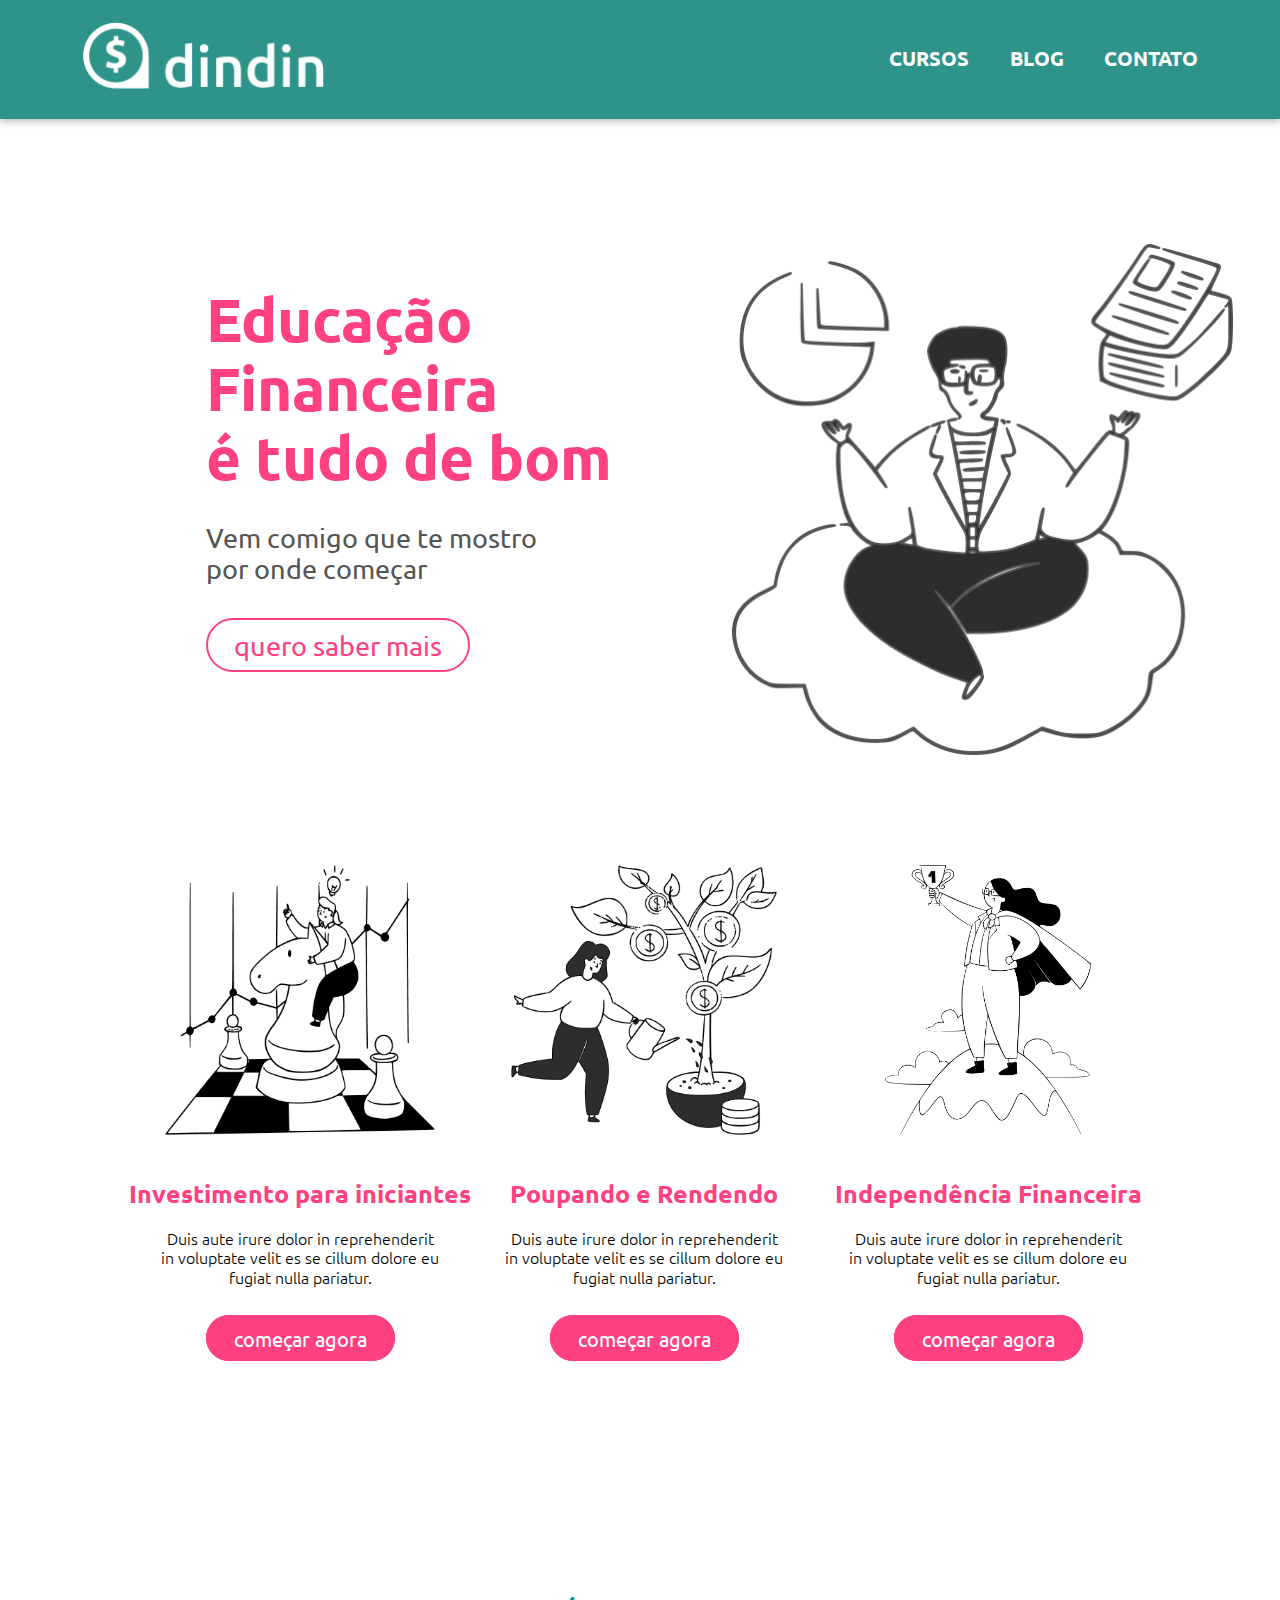
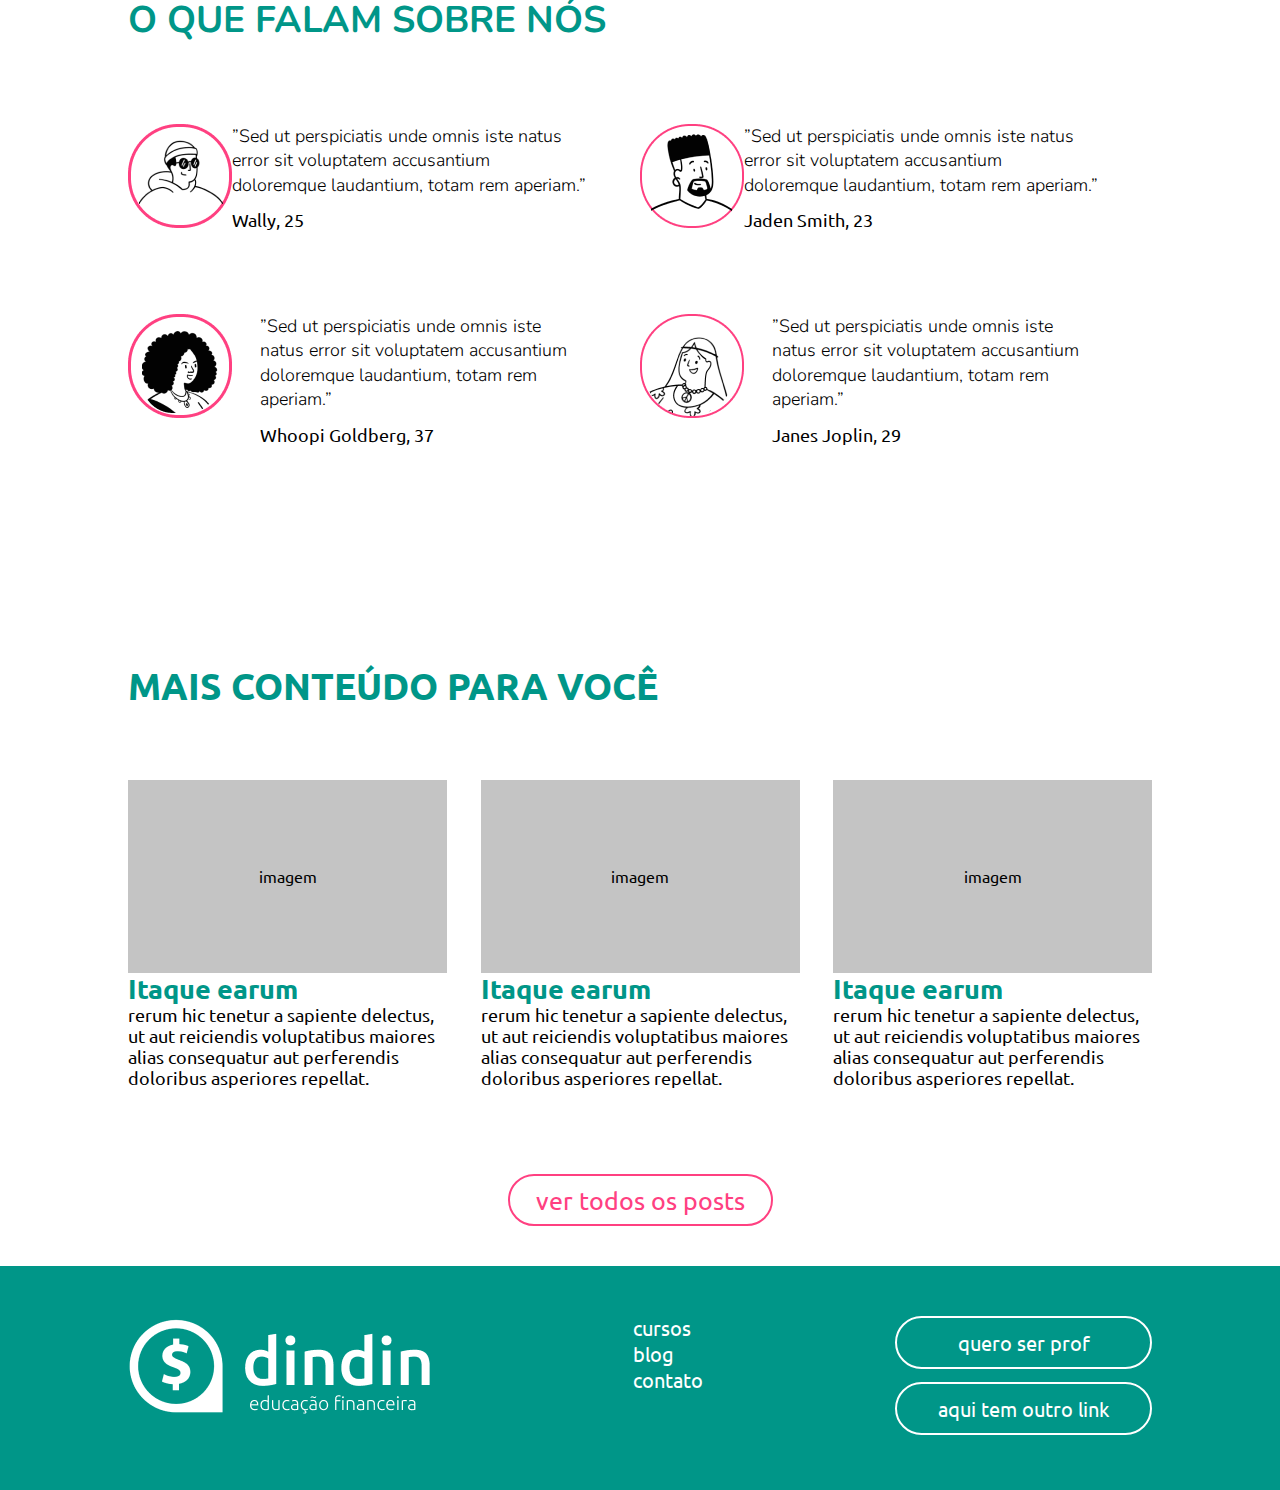
<file: index.html>
<!DOCTYPE html>
<html lang="pt-br">

<head>
    <meta charset="UTF-8">
    <meta http-equiv="X-UA-Compatible" content="IE=edge">
    <meta name="viewport" content="width=device-width, initial-scale=1.0">
    <title>Home</title>

    <link rel="stylesheet" href="styles/reset.css">
    <link rel="stylesheet" href="styles/normalize.css">


    <link rel="stylesheet" href="styles/global.css">
    <link rel="stylesheet" href="styles/index.css">
</head>

<body>
    <header>
        <div id="header-inside">
            <img src="images/logo-header.png" id="logo" alt="Logo Dindin">
        </div>
        <nav>
            <ul id="navigation">
                <li><a href="cursos.html" class="navigation-link">Cursos</a></li>
                <li><a href="#" class="navigation-link">Blog</a></li>
                <li><a href="#" class="navigation-link">Contato</a></li>
            </ul>
        </nav>
        
    </header>

    <main>
        <section id="banner-section">
            <div id="banner-link">
                <h1>Educação <br>Financeira <br>é tudo de bom</h1>
                <p>Vem comigo que te mostro <br>por onde começar</p>
                <p><a href="#">quero saber mais</a></p>
            </div>

            <div id="banner-image">
                <img src="images/ilustra-banner.png" alt="Personagem Dindin">
            </div>
        </section>

        <section id="start-now">
            <div class="start">
                <img src="images/ilustra-poupando.png" class="start-image" alt="Investimento para iniciantes">
                <h3>Investimento para iniciantes</h3>
                <p class="start-text">Duis aute irure dolor in reprehenderit in voluptate velit es se cillum dolore eu fugiat nulla pariatur.</p>
                <p><a href="#" class="start-button">começar agora</a></p>
            </div>
            
            <div class="start">
                <img src="images/ilustra-investimento.png" class="start-image" alt="Poupando e Rendendo">
                <h3>Poupando e Rendendo</h3>
                <p class="start-text">Duis aute irure dolor in reprehenderit in voluptate velit es se cillum dolore eu fugiat nulla pariatur.</p>
                <p><a href="#" class="start-button">começar agora</a></p>
            </div>

            <div class="start">
                <img src="images/ilustra-independencia.png" class="start-image" alt="Independência Financeira">
                <h3>Independência Financeira</h3>
                <p class="start-text">Duis aute irure dolor in reprehenderit in voluptate velit es se cillum dolore eu fugiat nulla pariatur.</p>
                <p><a href="#" class="start-button">começar agora</a></p>
            </div>
        </section>

        <section id="speak-about-us">
            <h2>O QUE FALAM SOBRE NÓS</h2>
            <div class="humans">
                <div class="humans-icon-upper">
                    <img src="images/icon-wally.png" alt="wally">
                                
                    <div class="human-text-name">
                        <p class="human-testemonial">”Sed ut perspiciatis unde omnis iste natus error sit voluptatem
                            accusantium doloremque laudantium, totam rem aperiam.”</p>
                        <aside class="human-name">Wally, 25</aside>
                    </div>

                    <img src="images/icon-jaden.png" alt="Jaden">
                                
                    <div class="human-text-name">
                        <p class="human-testemonial">”Sed ut perspiciatis unde omnis iste natus error sit voluptatem
                            accusantium doloremque laudantium, totam rem aperiam.”</p>
                        <aside class="human-name">Jaden Smith, 23</aside>
                    </div>
                </div>

                <div class="humans-icon">
                    <img src="images/icon-whoopi.png" alt="Whoopi">
                                
                    <div class="human-text-name">
                        <p class="human-testemonial">”Sed ut perspiciatis unde omnis iste natus error sit voluptatem
                            accusantium doloremque laudantium, totam rem aperiam.”</p>
                        <aside class="human-name">Whoopi Goldberg, 37</aside>
                    </div>

                    <img src="images/icon-jane.png" alt="janes">
                                
                    <div class="human-text-name">
                        <p class="human-testemonial">”Sed ut perspiciatis unde omnis iste natus error sit voluptatem
                            accusantium doloremque laudantium, totam rem aperiam.”</p>
                        <aside class="human-name">Janes Joplin, 29</aside>
                    </div>
                </div>
            </div>
        </section>

        <section id="more">
            <h2>Mais conteúdo para você</h2>
            <div id="more-conteudo">
                <div class="more-conteudo-dividido">
                    <p class="more-image">imagem</p>
                    <h3>Itaque earum</h3>
                    <p class="more-paragrafo">rerum hic tenetur a sapiente delectus, ut aut reiciendis voluptatibus maiores alias consequatur aut perferendis doloribus asperiores repellat.</p>
                </div>
                <div class="more-conteudo-dividido">
                    <p class="more-image">imagem</p>
                    <h3>Itaque earum</h3>
                    <p class="more-paragrafo">rerum hic tenetur a sapiente delectus, ut aut reiciendis voluptatibus maiores alias consequatur aut perferendis doloribus asperiores repellat.</p>
                </div>
                <div class="more-conteudo-dividido">
                    <p class="more-image">imagem</p>
                    <h3>Itaque earum</h3>
                    <p class="more-paragrafo">rerum hic tenetur a sapiente delectus, ut aut reiciendis voluptatibus maiores alias consequatur aut perferendis doloribus asperiores repellat.</p>
                </div>
            </div>
            <div id="link-final-more">
                <p><a href="#" id="link-final">ver todos os posts</a></p>
            </div>
        </section>
    </main>

    <footer>
        <div id="insider-footer">
            <div id="logo-footer">
                <img src="images/logo-footer.png" alt="Logo Dindin">
            </div>
            <div id="nav-footer">
                <ul>
                    <li><a href="#" class="nav-footer-link">cursos</a></li>
                    <li><a href="#" class="nav-footer-link">blog</a></li>
                    <li><a href="#" class="nav-footer-link">contato</a></li>
                </ul>
            </div>
            <div id="link-footer">
                <a href="#">quero ser prof</a>
                <a href="#">aqui tem outro link</a>
            </div>
        </div>
    </footer>


</body>

</html>
</file>
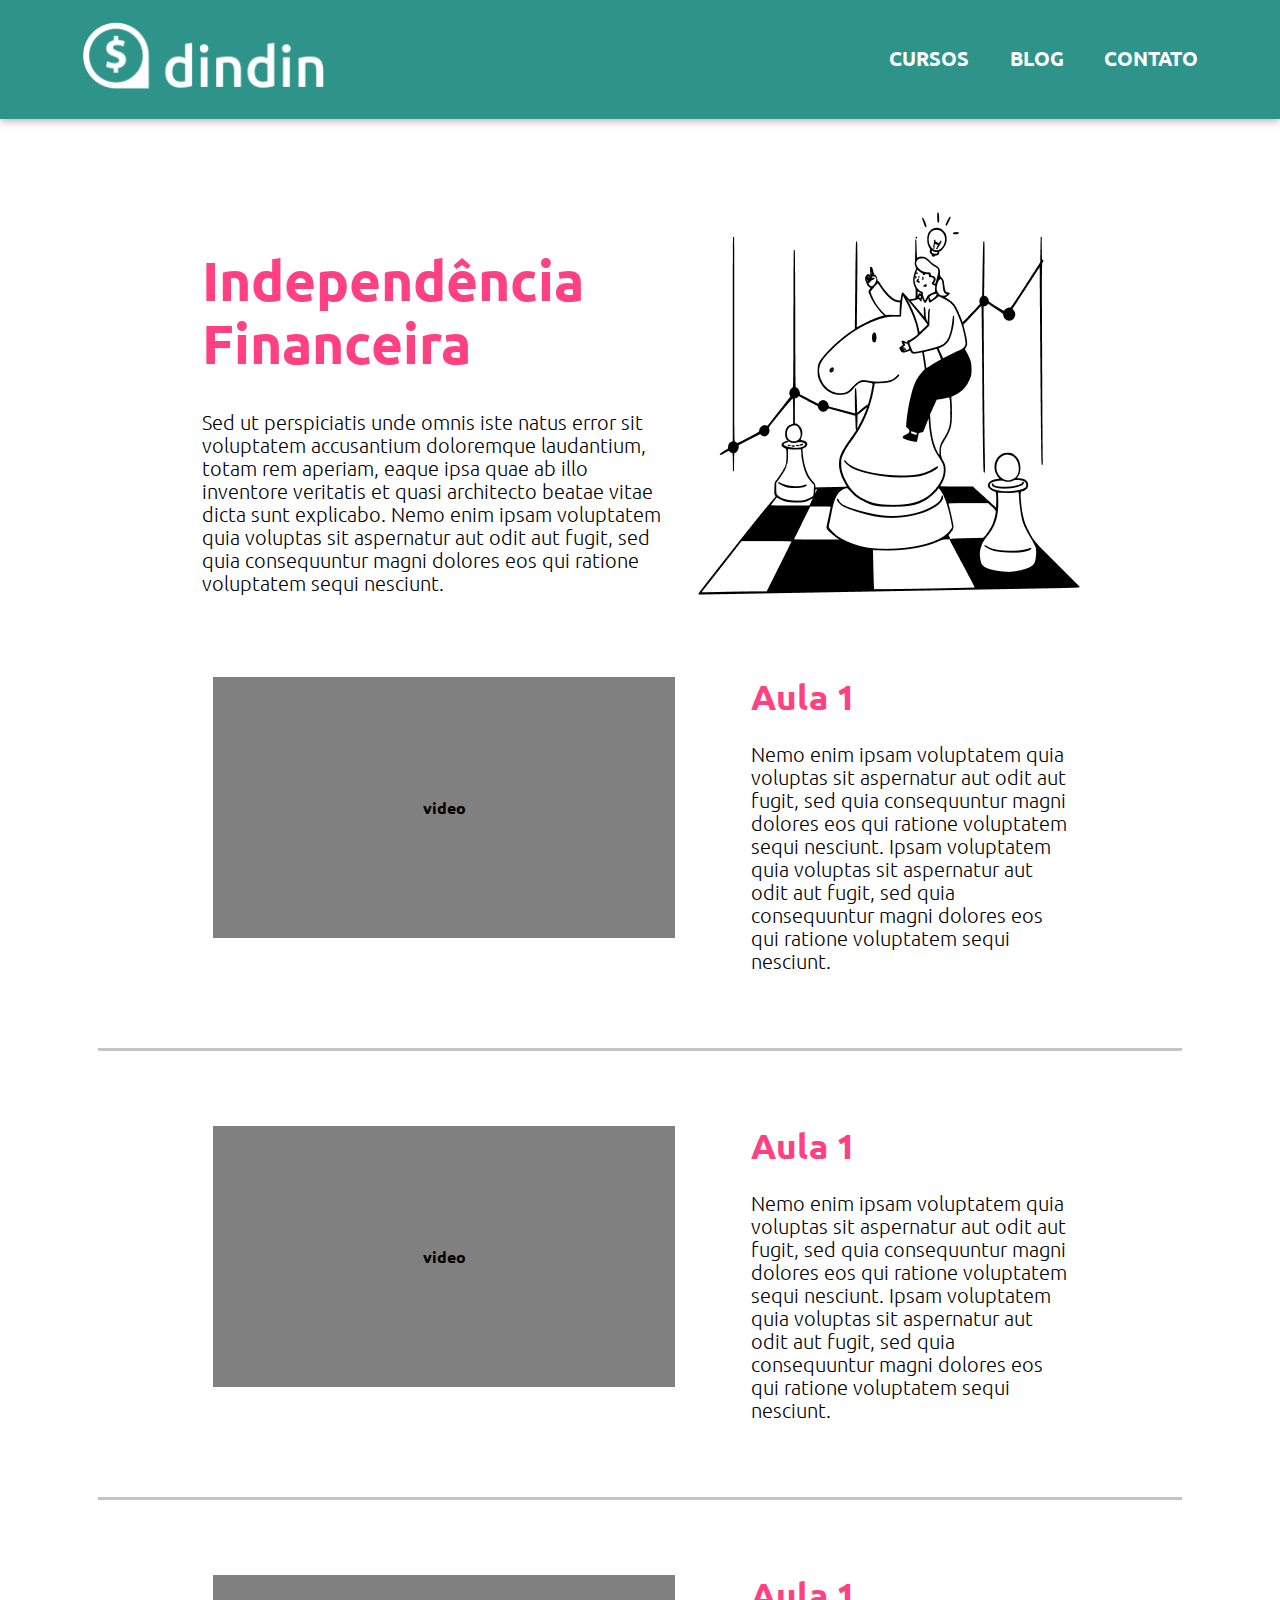
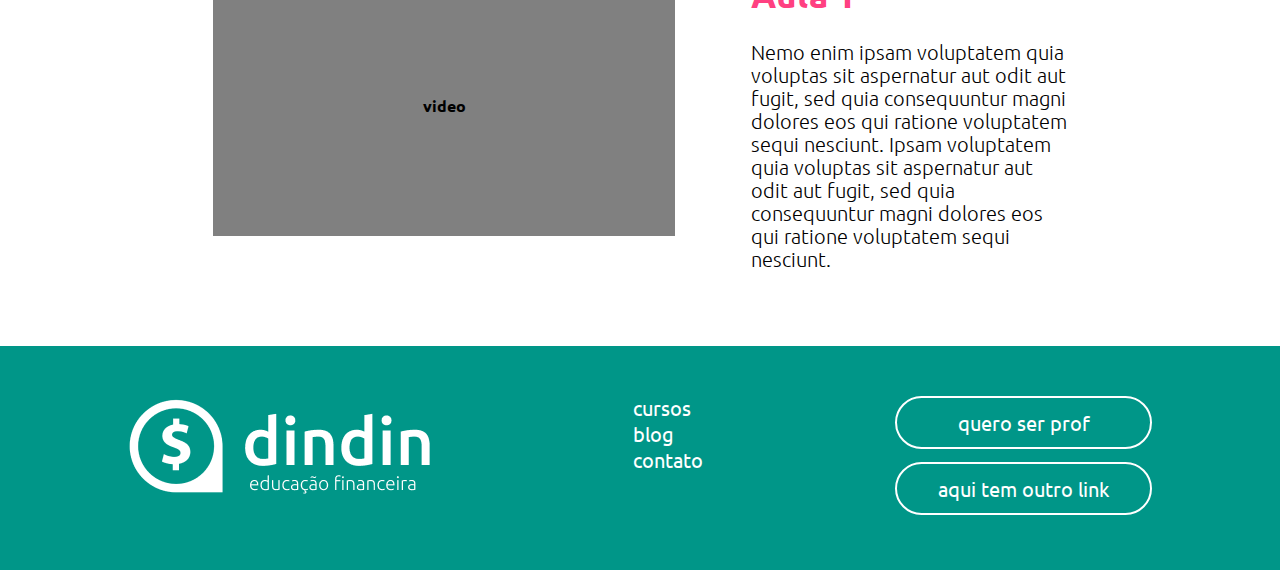
<file: aula-independencia-financeira.html>
<!DOCTYPE html>
<html lang="pt-br">

<head>
    <meta charset="UTF-8">
    <meta http-equiv="X-UA-Compatible" content="IE=edge">
    <meta name="viewport" content="width=device-width, initial-scale=1.0">
    <title>Independência Financeira</title>

    <link rel="stylesheet" href="styles/reset.css">
    <link rel="stylesheet" href="styles/normalize.css">


    <link rel="stylesheet" href="styles/global.css">
    <link rel="stylesheet" href="styles/aula.css">
</head>

<body>
    <header>
        <div id="header-inside">
            <img src="images/logo-header.png" id="logo" alt="Logo Dindin">
        </div>
        <nav>
            <ul id="navigation">
                <li><a href="#" class="navigation-link">Cursos</a></li>
                <li><a href="#" class="navigation-link">Blog</a></li>
                <li><a href="#" class="navigation-link">Contato</a></li>
            </ul>
        </nav>

    </header>

    <main>
        <section id="top">
            <article id="text-top">
                <h1>Independência Financeira</h1>
                <p>Sed ut perspiciatis unde omnis iste natus error sit voluptatem accusantium doloremque laudantium,
                    totam rem aperiam, eaque ipsa quae ab illo inventore veritatis et quasi architecto beatae vitae
                    dicta sunt explicabo. Nemo enim ipsam voluptatem quia voluptas sit aspernatur aut odit aut fugit,
                    sed quia consequuntur magni dolores eos qui ratione voluptatem sequi nesciunt. </p>
            </article>

            <div id="image-top">
                <img src="images/ilustra-poupando.png" alt="">
            </div>
        </section>

        <section id="aulas">
            <div class="aulas-individuais">
                <div class="video-aula">
                    <p>video</p>
                </div>

                <div class="texto-aula">
                    <h2>Aula 1</h2>
                    <p>Nemo enim ipsam voluptatem quia voluptas sit aspernatur aut odit aut fugit, sed quia consequuntur
                        magni dolores eos qui ratione voluptatem sequi nesciunt.

                        Ipsam voluptatem quia voluptas sit aspernatur aut odit aut fugit, sed quia consequuntur magni
                        dolores eos qui ratione voluptatem sequi nesciunt. </p>
                </div>
            </div>

            <aside class="border"></aside>

            <div class="aulas-individuais">
                <div class="video-aula">
                    <p>video</p>
                </div>

                <div class="texto-aula">
                    <h2>Aula 1</h2>
                    <p>Nemo enim ipsam voluptatem quia voluptas sit aspernatur aut odit aut fugit, sed quia consequuntur
                        magni dolores eos qui ratione voluptatem sequi nesciunt.

                        Ipsam voluptatem quia voluptas sit aspernatur aut odit aut fugit, sed quia consequuntur magni
                        dolores eos qui ratione voluptatem sequi nesciunt. </p>
                </div>
            </div>

            <aside class="border"></aside>

            <div class="aulas-individuais">
                <div class="video-aula">
                    <p>video</p>
                </div>

                <div class="texto-aula">
                    <h2>Aula 1</h2>
                    <p>Nemo enim ipsam voluptatem quia voluptas sit aspernatur aut odit aut fugit, sed quia consequuntur
                        magni dolores eos qui ratione voluptatem sequi nesciunt.

                        Ipsam voluptatem quia voluptas sit aspernatur aut odit aut fugit, sed quia consequuntur magni
                        dolores eos qui ratione voluptatem sequi nesciunt. </p>
                </div>
            </div>
        </section>

    </main>

    <footer>
        <div id="insider-footer">
            <div id="logo-footer">
                <img src="images/logo-footer.png" alt="Logo Dindin">
            </div>
            <div id="nav-footer">
                <ul>
                    <li><a href="#" class="nav-footer-link">cursos</a></li>
                    <li><a href="#" class="nav-footer-link">blog</a></li>
                    <li><a href="#" class="nav-footer-link">contato</a></li>
                </ul>
            </div>
            <div id="link-footer">
                <a href="#">quero ser prof</a>
                <a href="#">aqui tem outro link</a>
            </div>
        </div>
    </footer>


</body>

</html>
</file>
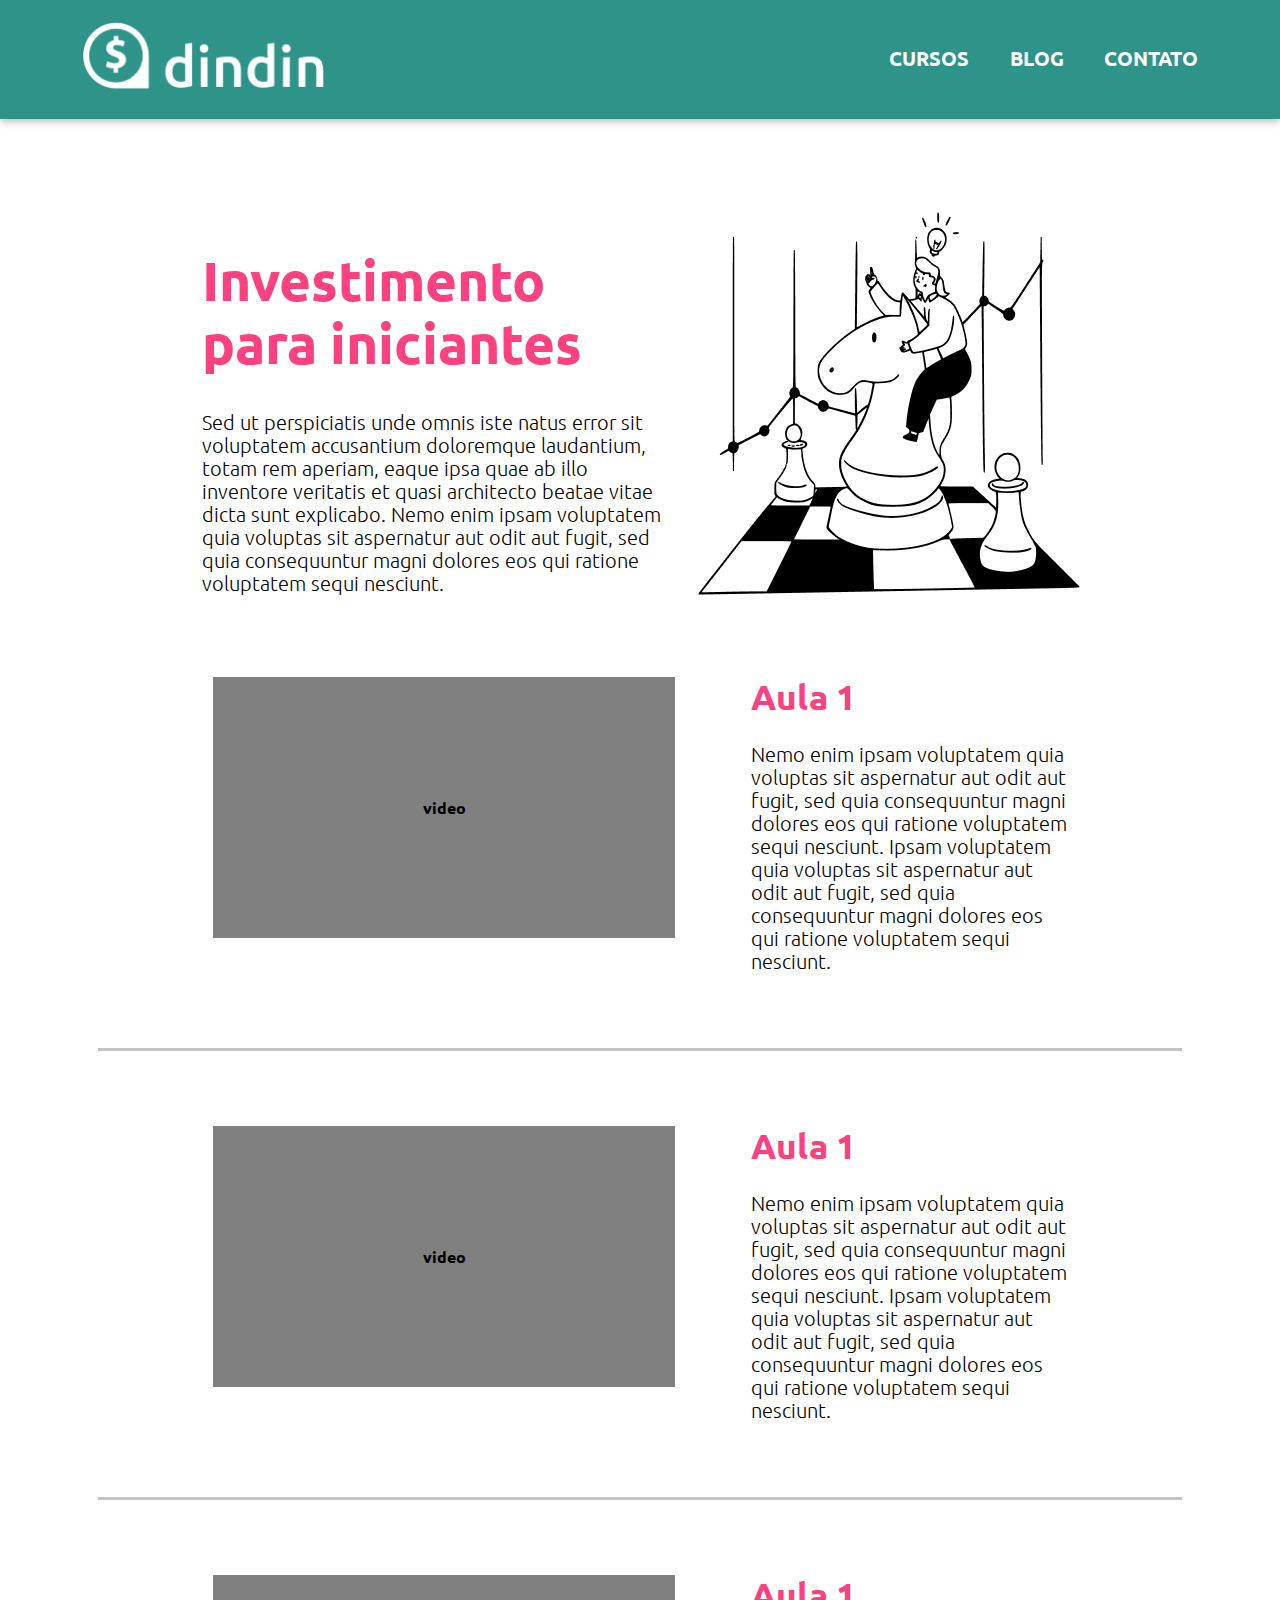
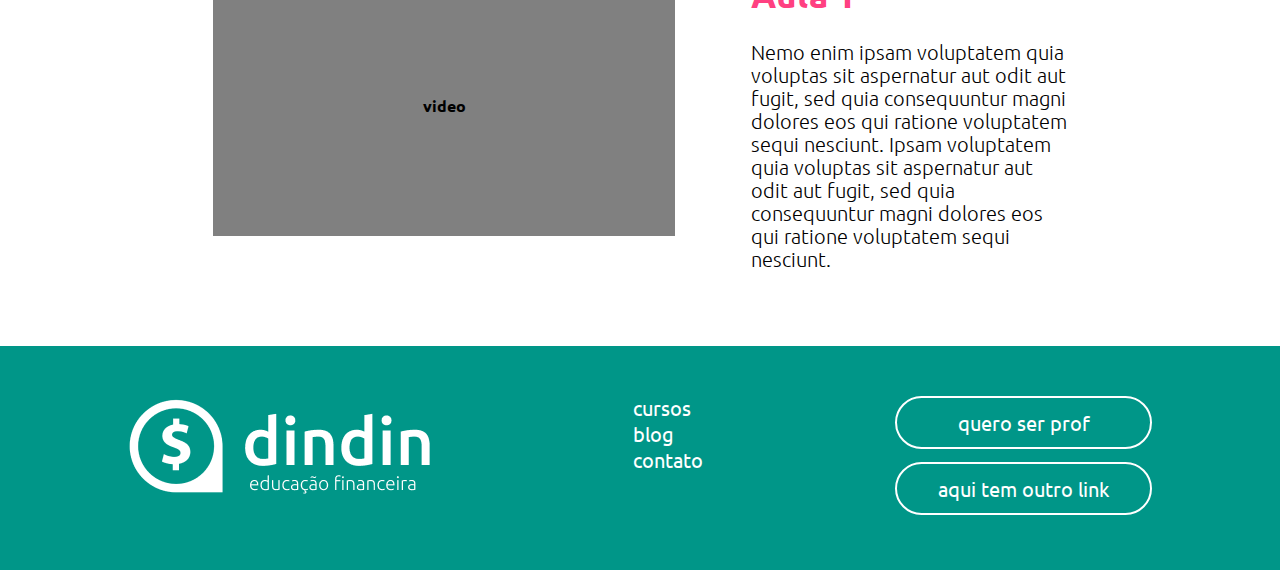
<file: aula-investimento-para-iniciantes.html>
<!DOCTYPE html>
<html lang="pt-br">

<head>
    <meta charset="UTF-8">
    <meta http-equiv="X-UA-Compatible" content="IE=edge">
    <meta name="viewport" content="width=device-width, initial-scale=1.0">
    <title>Investimento Para Iniciantes</title>

    <link rel="stylesheet" href="styles/reset.css">
    <link rel="stylesheet" href="styles/normalize.css">


    <link rel="stylesheet" href="styles/global.css">
    <link rel="stylesheet" href="styles/aula.css">
</head>

<body>
    <header>
        <div id="header-inside">
            <img src="images/logo-header.png" id="logo" alt="Logo Dindin">
        </div>
        <nav>
            <ul id="navigation">
                <li><a href="#" class="navigation-link">Cursos</a></li>
                <li><a href="#" class="navigation-link">Blog</a></li>
                <li><a href="#" class="navigation-link">Contato</a></li>
            </ul>
        </nav>

    </header>

    <main>
        <section id="top">
            <article id="text-top">
                <h1>Investimento para iniciantes</h1>
                <p>Sed ut perspiciatis unde omnis iste natus error sit voluptatem accusantium doloremque laudantium,
                    totam rem aperiam, eaque ipsa quae ab illo inventore veritatis et quasi architecto beatae vitae
                    dicta sunt explicabo. Nemo enim ipsam voluptatem quia voluptas sit aspernatur aut odit aut fugit,
                    sed quia consequuntur magni dolores eos qui ratione voluptatem sequi nesciunt. </p>
            </article>

            <div id="image-top">
                <img src="images/ilustra-poupando.png" alt="">
            </div>
        </section>

        <section id="aulas">
            <div class="aulas-individuais">
                <div class="video-aula">
                    <p>video</p>
                </div>

                <div class="texto-aula">
                    <h2>Aula 1</h2>
                    <p>Nemo enim ipsam voluptatem quia voluptas sit aspernatur aut odit aut fugit, sed quia consequuntur
                        magni dolores eos qui ratione voluptatem sequi nesciunt.

                        Ipsam voluptatem quia voluptas sit aspernatur aut odit aut fugit, sed quia consequuntur magni
                        dolores eos qui ratione voluptatem sequi nesciunt. </p>
                </div>
            </div>

            <aside class="border"></aside>

            <div class="aulas-individuais">
                <div class="video-aula">
                    <p>video</p>
                </div>

                <div class="texto-aula">
                    <h2>Aula 1</h2>
                    <p>Nemo enim ipsam voluptatem quia voluptas sit aspernatur aut odit aut fugit, sed quia consequuntur
                        magni dolores eos qui ratione voluptatem sequi nesciunt.

                        Ipsam voluptatem quia voluptas sit aspernatur aut odit aut fugit, sed quia consequuntur magni
                        dolores eos qui ratione voluptatem sequi nesciunt. </p>
                </div>
            </div>

            <aside class="border"></aside>

            <div class="aulas-individuais">
                <div class="video-aula">
                    <p>video</p>
                </div>

                <div class="texto-aula">
                    <h2>Aula 1</h2>
                    <p>Nemo enim ipsam voluptatem quia voluptas sit aspernatur aut odit aut fugit, sed quia consequuntur
                        magni dolores eos qui ratione voluptatem sequi nesciunt.

                        Ipsam voluptatem quia voluptas sit aspernatur aut odit aut fugit, sed quia consequuntur magni
                        dolores eos qui ratione voluptatem sequi nesciunt. </p>
                </div>
            </div>
        </section>

    </main>

    <footer>
        <div id="insider-footer">
            <div id="logo-footer">
                <img src="images/logo-footer.png" alt="Logo Dindin">
            </div>
            <div id="nav-footer">
                <ul>
                    <li><a href="#" class="nav-footer-link">cursos</a></li>
                    <li><a href="#" class="nav-footer-link">blog</a></li>
                    <li><a href="#" class="nav-footer-link">contato</a></li>
                </ul>
            </div>
            <div id="link-footer">
                <a href="#">quero ser prof</a>
                <a href="#">aqui tem outro link</a>
            </div>
        </div>
    </footer>


</body>

</html>
</file>
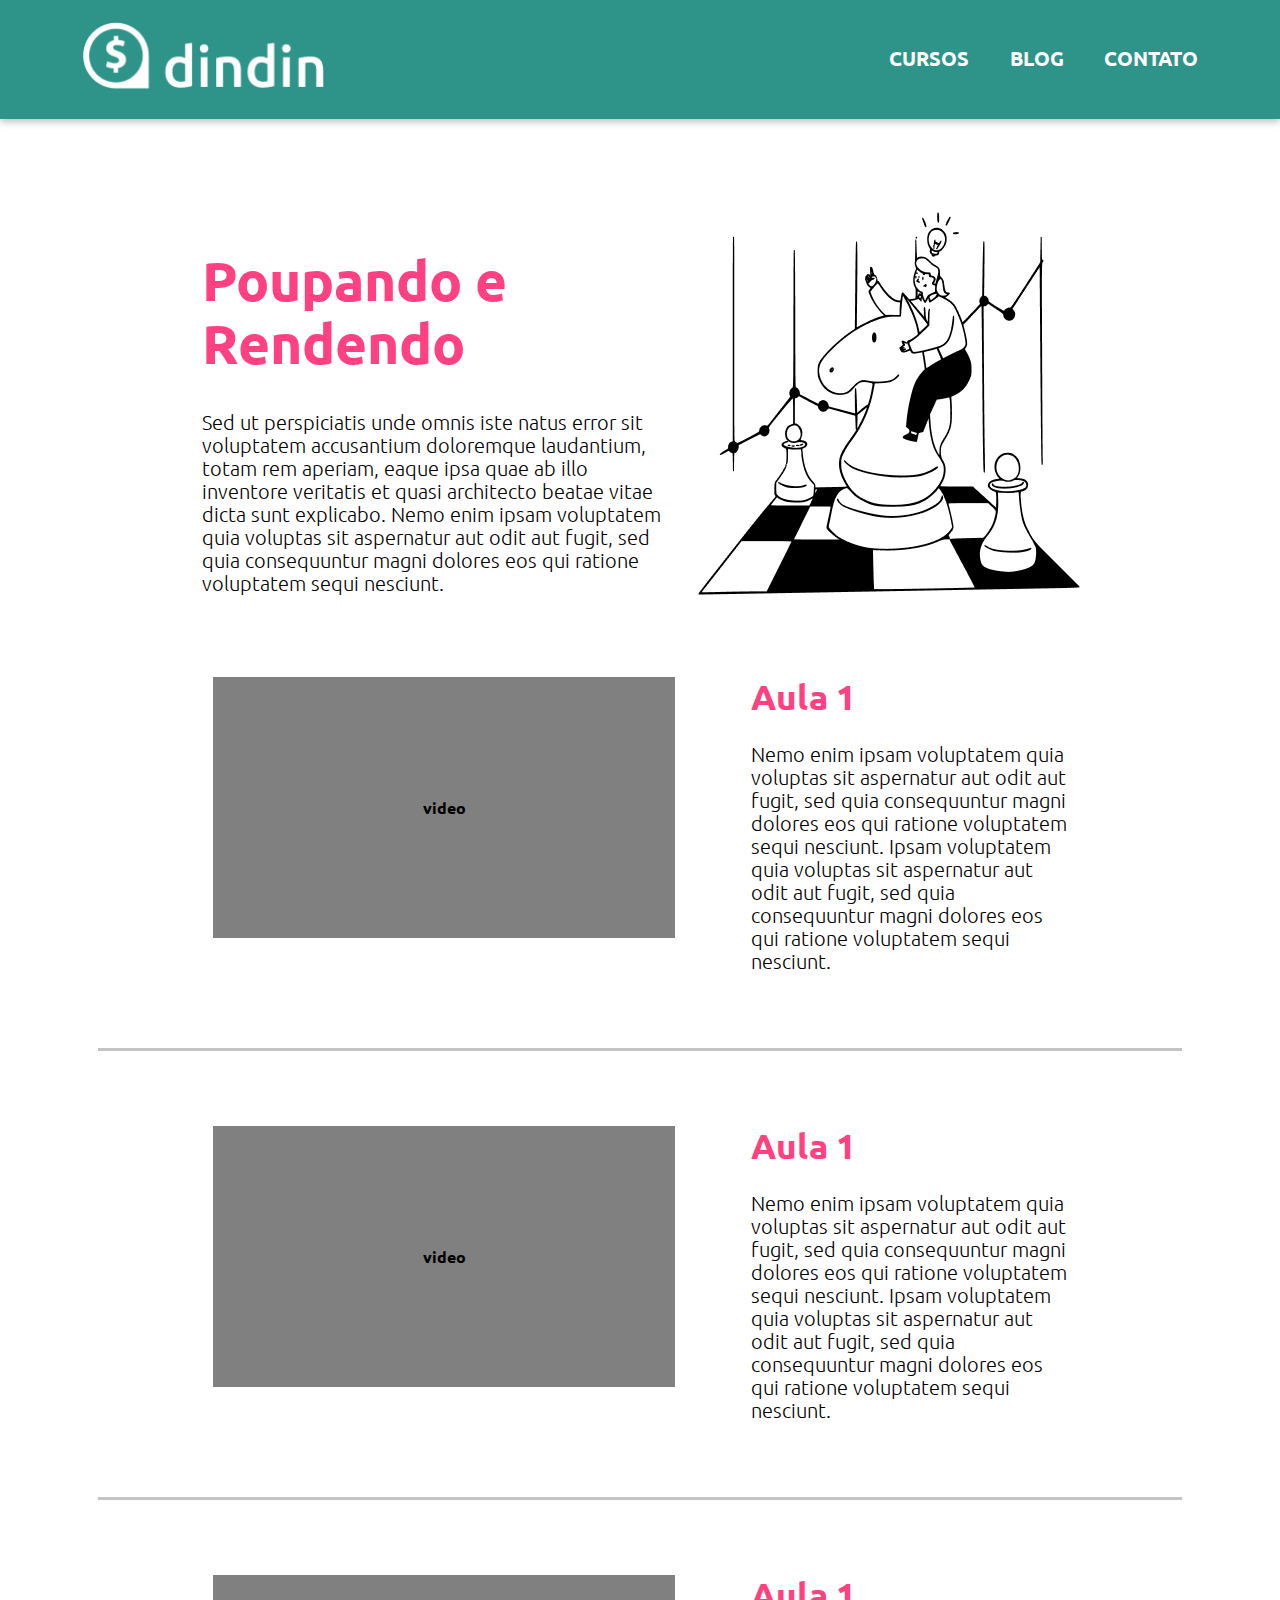
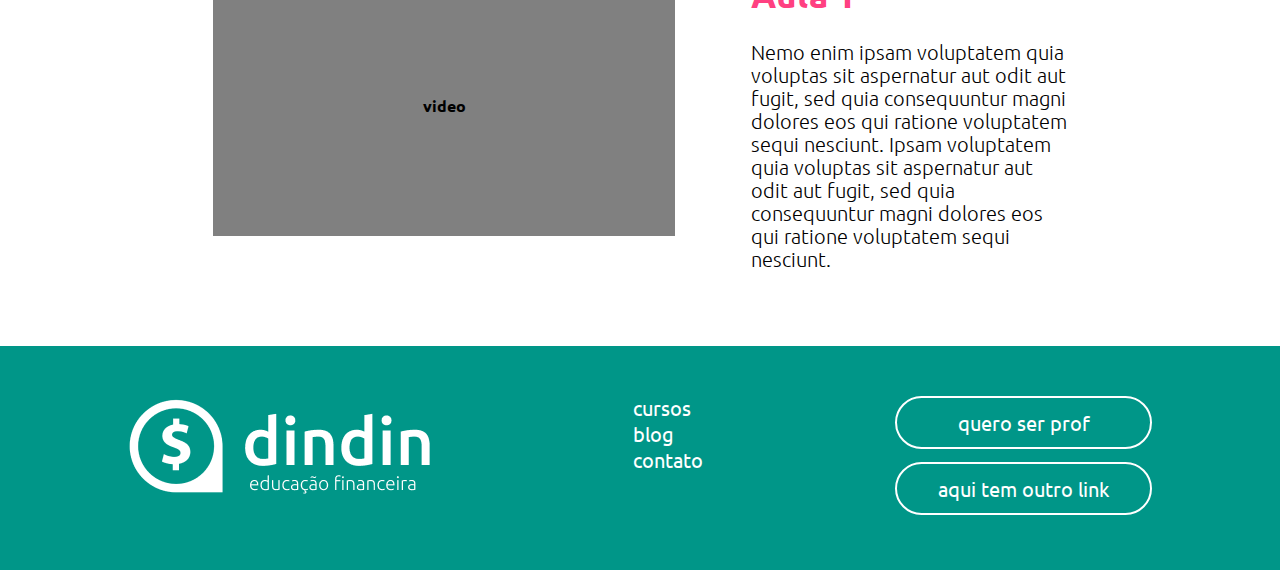
<file: aula-poupando-e-rendendo.html>
<!DOCTYPE html>
<html lang="pt-br">

<head>
    <meta charset="UTF-8">
    <meta http-equiv="X-UA-Compatible" content="IE=edge">
    <meta name="viewport" content="width=device-width, initial-scale=1.0">
    <title>Poupando e Rendendo</title>

    <link rel="stylesheet" href="styles/reset.css">
    <link rel="stylesheet" href="styles/normalize.css">


    <link rel="stylesheet" href="styles/global.css">
    <link rel="stylesheet" href="styles/aula.css">
</head>

<body>
    <header>
        <div id="header-inside">
            <img src="images/logo-header.png" id="logo" alt="Logo Dindin">
        </div>
        <nav>
            <ul id="navigation">
                <li><a href="#" class="navigation-link">Cursos</a></li>
                <li><a href="#" class="navigation-link">Blog</a></li>
                <li><a href="#" class="navigation-link">Contato</a></li>
            </ul>
        </nav>

    </header>

    <main>
        <section id="top">
            <article id="text-top">
                <h1>Poupando e Rendendo</h1>
                <p>Sed ut perspiciatis unde omnis iste natus error sit voluptatem accusantium doloremque laudantium,
                    totam rem aperiam, eaque ipsa quae ab illo inventore veritatis et quasi architecto beatae vitae
                    dicta sunt explicabo. Nemo enim ipsam voluptatem quia voluptas sit aspernatur aut odit aut fugit,
                    sed quia consequuntur magni dolores eos qui ratione voluptatem sequi nesciunt. </p>
            </article>

            <div id="image-top">
                <img src="images/ilustra-poupando.png" alt="">
            </div>
        </section>

        <section id="aulas">
            <div class="aulas-individuais">
                <div class="video-aula">
                    <p>video</p>
                </div>

                <div class="texto-aula">
                    <h2>Aula 1</h2>
                    <p>Nemo enim ipsam voluptatem quia voluptas sit aspernatur aut odit aut fugit, sed quia consequuntur
                        magni dolores eos qui ratione voluptatem sequi nesciunt.

                        Ipsam voluptatem quia voluptas sit aspernatur aut odit aut fugit, sed quia consequuntur magni
                        dolores eos qui ratione voluptatem sequi nesciunt. </p>
                </div>
            </div>

            <aside class="border"></aside>

            <div class="aulas-individuais">
                <div class="video-aula">
                    <p>video</p>
                </div>

                <div class="texto-aula">
                    <h2>Aula 1</h2>
                    <p>Nemo enim ipsam voluptatem quia voluptas sit aspernatur aut odit aut fugit, sed quia consequuntur
                        magni dolores eos qui ratione voluptatem sequi nesciunt.

                        Ipsam voluptatem quia voluptas sit aspernatur aut odit aut fugit, sed quia consequuntur magni
                        dolores eos qui ratione voluptatem sequi nesciunt. </p>
                </div>
            </div>

            <aside class="border"></aside>

            <div class="aulas-individuais">
                <div class="video-aula">
                    <p>video</p>
                </div>

                <div class="texto-aula">
                    <h2>Aula 1</h2>
                    <p>Nemo enim ipsam voluptatem quia voluptas sit aspernatur aut odit aut fugit, sed quia consequuntur
                        magni dolores eos qui ratione voluptatem sequi nesciunt.

                        Ipsam voluptatem quia voluptas sit aspernatur aut odit aut fugit, sed quia consequuntur magni
                        dolores eos qui ratione voluptatem sequi nesciunt. </p>
                </div>
            </div>
        </section>

    </main>

    <footer>
        <div id="insider-footer">
            <div id="logo-footer">
                <img src="images/logo-footer.png" alt="Logo Dindin">
            </div>
            <div id="nav-footer">
                <ul>
                    <li><a href="#" class="nav-footer-link">cursos</a></li>
                    <li><a href="#" class="nav-footer-link">blog</a></li>
                    <li><a href="#" class="nav-footer-link">contato</a></li>
                </ul>
            </div>
            <div id="link-footer">
                <a href="#">quero ser prof</a>
                <a href="#">aqui tem outro link</a>
            </div>
        </div>
    </footer>


</body>

</html>
</file>
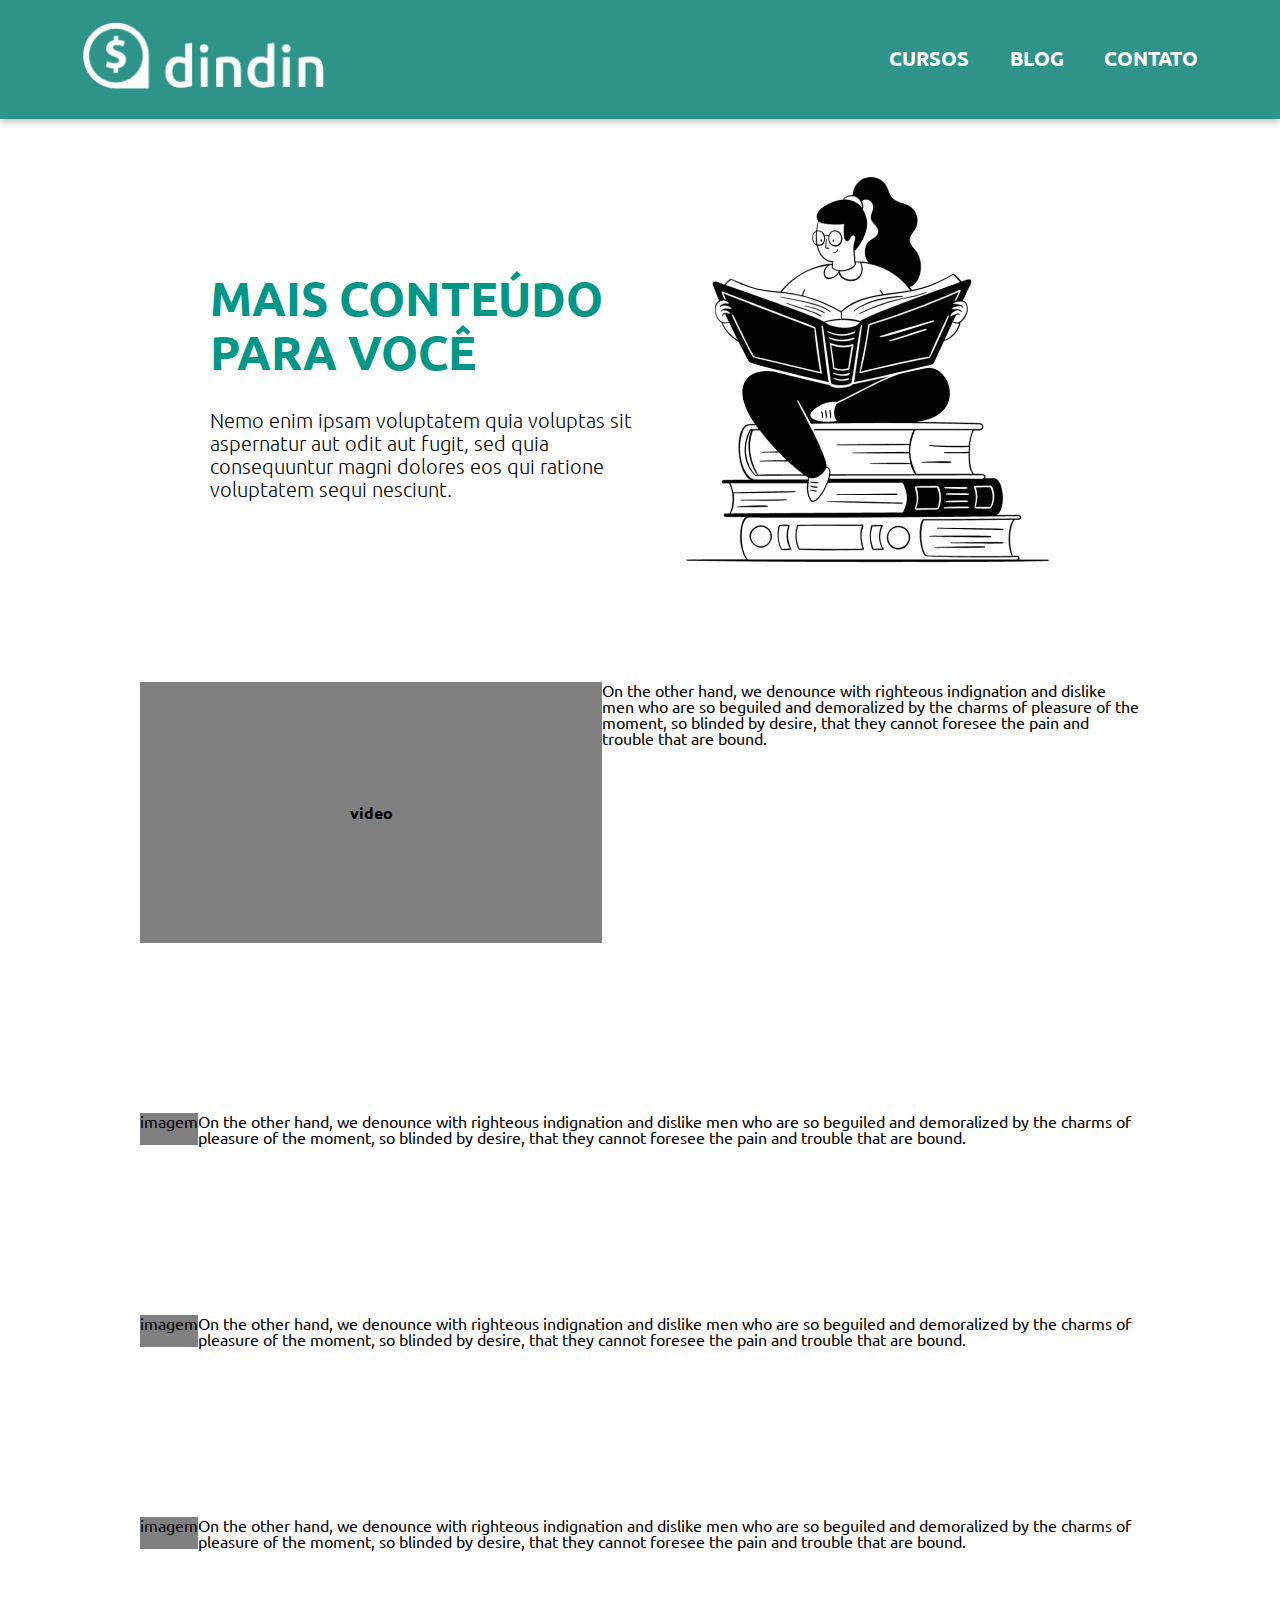
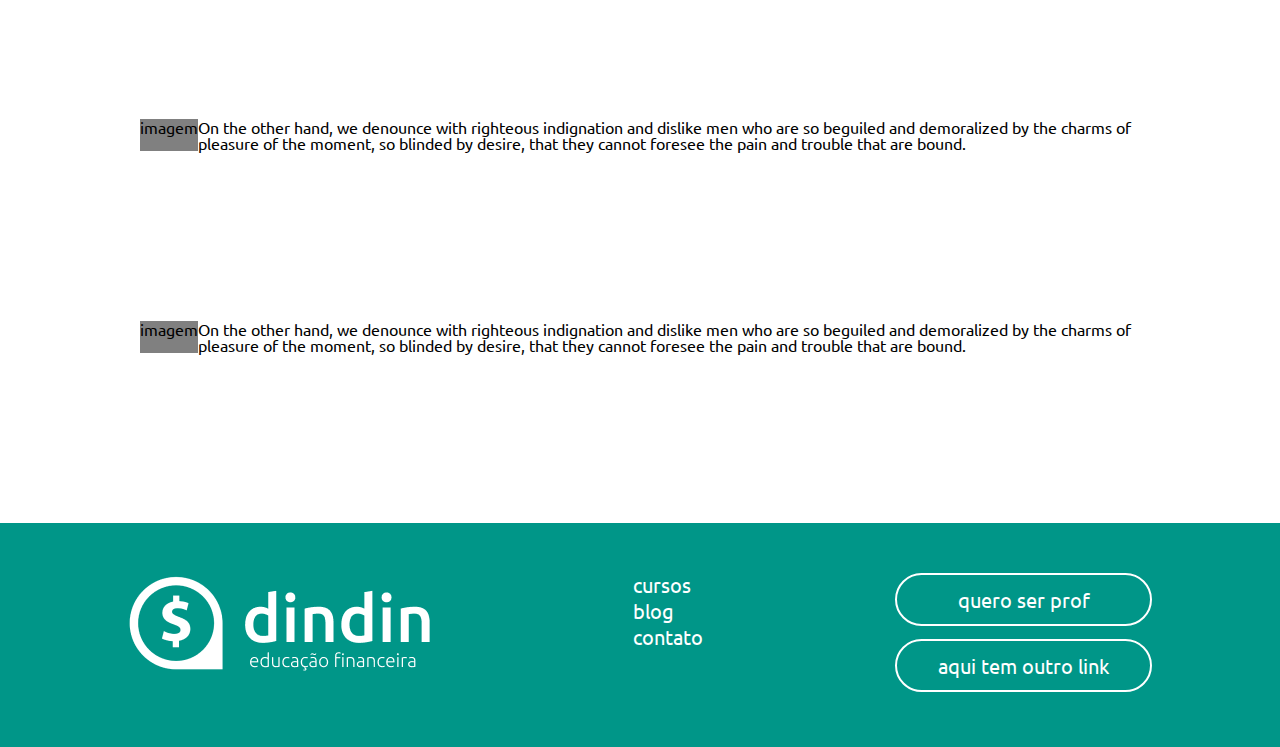
<file: blog.html>
<!DOCTYPE html>
<html lang="pt-br">

<head>
    <meta charset="UTF-8">
    <meta http-equiv="X-UA-Compatible" content="IE=edge">
    <meta name="viewport" content="width=device-width, initial-scale=1.0">
    <title>Blog</title>

    <link rel="stylesheet" href="styles/reset.css">
    <link rel="stylesheet" href="styles/normalize.css">


    <link rel="stylesheet" href="/styles/global.css">
    <link rel="stylesheet" href="/styles/blog.css">
</head>

<body>
    <header>
        <div id="header-inside">
            <img src="images/logo-header.png" id="logo" alt="Logo Dindin">
        </div>
        <nav>
            <ul id="navigation">
                <li><a href="#" class="navigation-link">Cursos</a></li>
                <li><a href="#" class="navigation-link">Blog</a></li>
                <li><a href="#" class="navigation-link">Contato</a></li>
            </ul>
        </nav>

    </header>

    <main>
        <section id="top">
            <div id="top-text">
                <h1>MAIS CONTEÚDO PARA VOCÊ</h1>
                <p>Nemo enim ipsam voluptatem quia voluptas sit aspernatur aut odit aut fugit, sed quia consequuntur magni dolores eos qui ratione voluptatem sequi nesciunt. </p>
            </div>

            <div id="top-image">
                <img src="images/ilustra-blog.png" alt="">
            </div>
        </section>

        <div class="artigos">
            <section class="artigos-individuais">
                <div class="artigo-imagem">
                    <p>video</p>
                </div>
                <h3></h3>
                <p>On the other hand, we denounce with righteous indignation and dislike men who are so beguiled and demoralized by the charms of pleasure of the moment, so blinded by desire, that they cannot foresee the pain and trouble that are bound.</p>                
            </section>

            <section class="artigos-individuais">
                <p class="artigo-imagem">imagem</p>
                <h3></h3>
                <p>On the other hand, we denounce with righteous indignation and dislike men who are so beguiled and demoralized by the charms of pleasure of the moment, so blinded by desire, that they cannot foresee the pain and trouble that are bound.</p>                
            </section>

            <section class="artigos-individuais">
                <p class="artigo-imagem">imagem</p>
                <h3></h3>
                <p>On the other hand, we denounce with righteous indignation and dislike men who are so beguiled and demoralized by the charms of pleasure of the moment, so blinded by desire, that they cannot foresee the pain and trouble that are bound.</p>                
            </section>

            <section class="artigos-individuais">
                <p class="artigo-imagem">imagem</p>
                <h3></h3>
                <p>On the other hand, we denounce with righteous indignation and dislike men who are so beguiled and demoralized by the charms of pleasure of the moment, so blinded by desire, that they cannot foresee the pain and trouble that are bound.</p>                
            </section>

            <section class="artigos-individuais">
                <p class="artigo-imagem">imagem</p>
                <h3></h3>
                <p>On the other hand, we denounce with righteous indignation and dislike men who are so beguiled and demoralized by the charms of pleasure of the moment, so blinded by desire, that they cannot foresee the pain and trouble that are bound.</p>                
            </section>

            <section class="artigos-individuais">
                <p class="artigo-imagem">imagem</p>
                <h3></h3>
                <p>On the other hand, we denounce with righteous indignation and dislike men who are so beguiled and demoralized by the charms of pleasure of the moment, so blinded by desire, that they cannot foresee the pain and trouble that are bound.</p>                
            </section>
        </div>
    </main>

    <footer>
        <div id="insider-footer">
            <div id="logo-footer">
                <img src="images/logo-footer.png" alt="Logo Dindin">
            </div>
            <div id="nav-footer">
                <ul>
                    <li><a href="#" class="nav-footer-link">cursos</a></li>
                    <li><a href="#" class="nav-footer-link">blog</a></li>
                    <li><a href="#" class="nav-footer-link">contato</a></li>
                </ul>
            </div>
            <div id="link-footer">
                <a href="#">quero ser prof</a>
                <a href="#">aqui tem outro link</a>
            </div>
        </div>
    </footer>


</body>

</html>
</file>
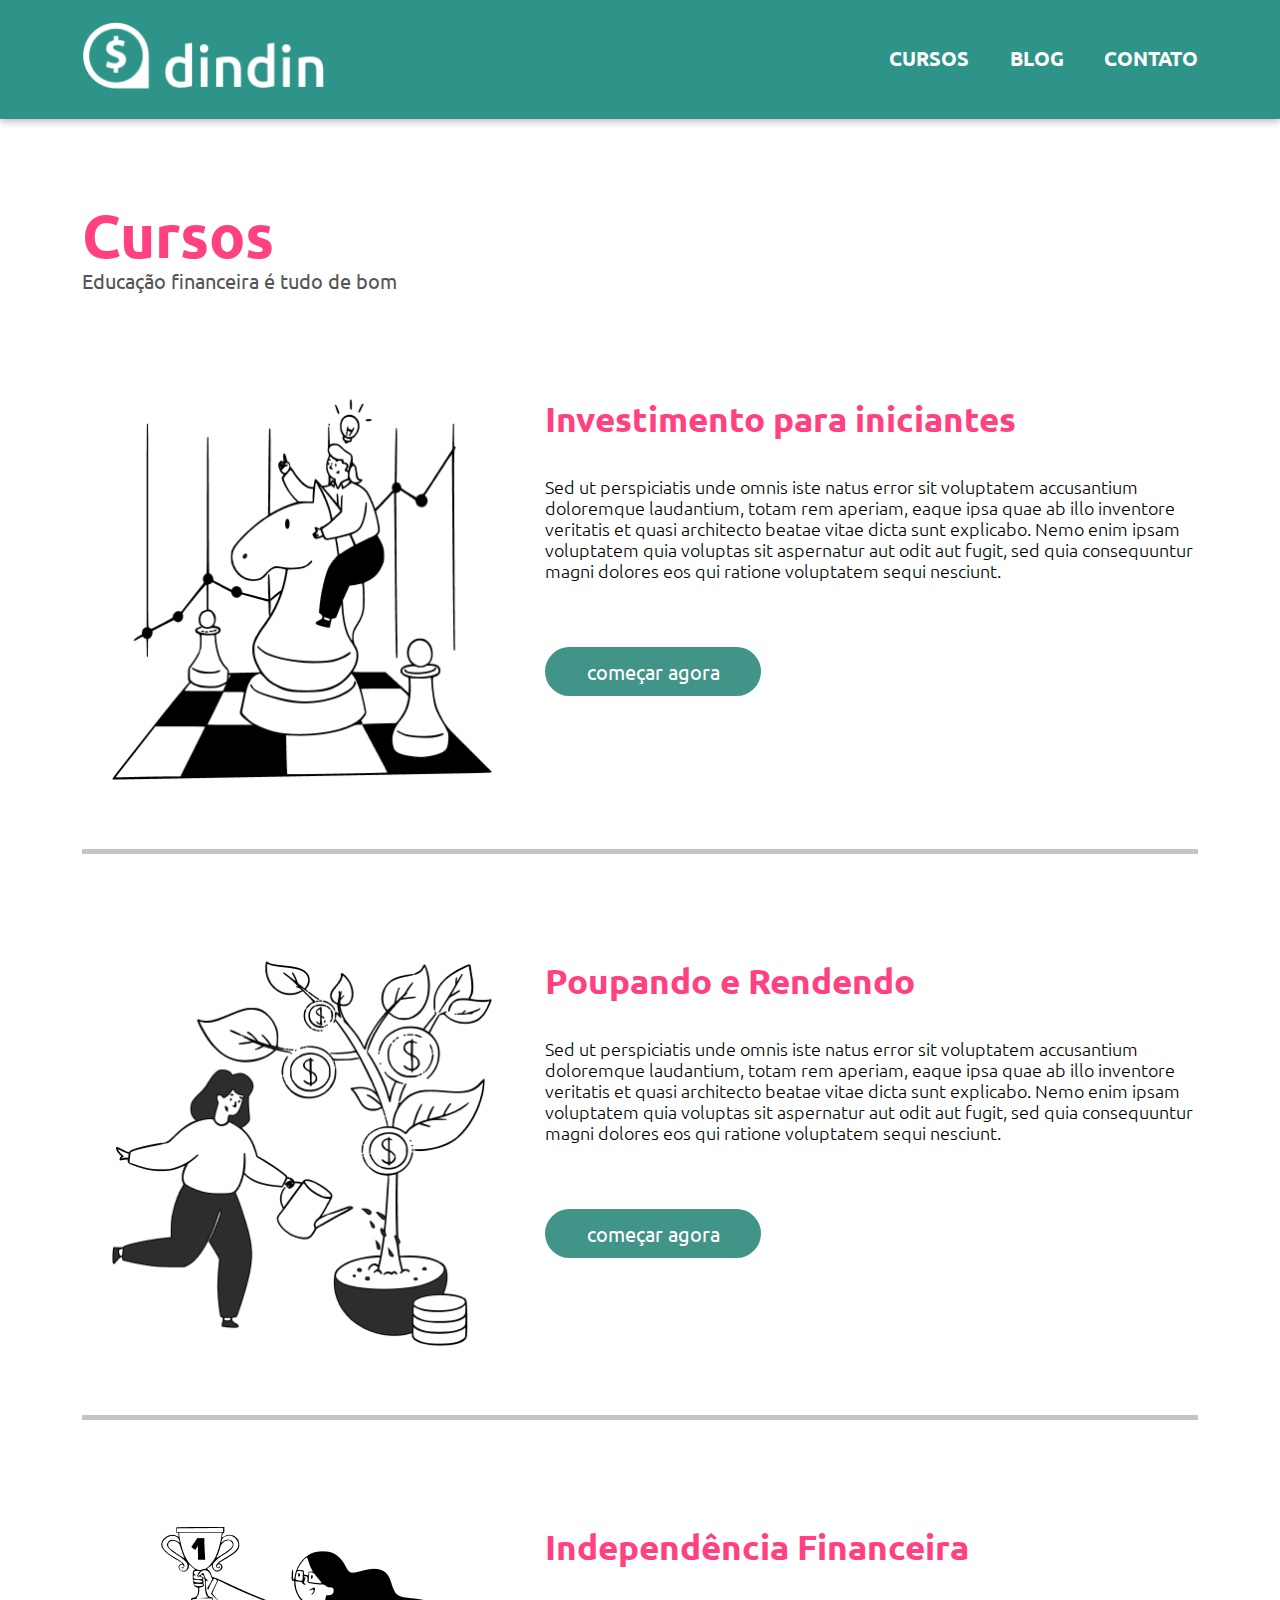
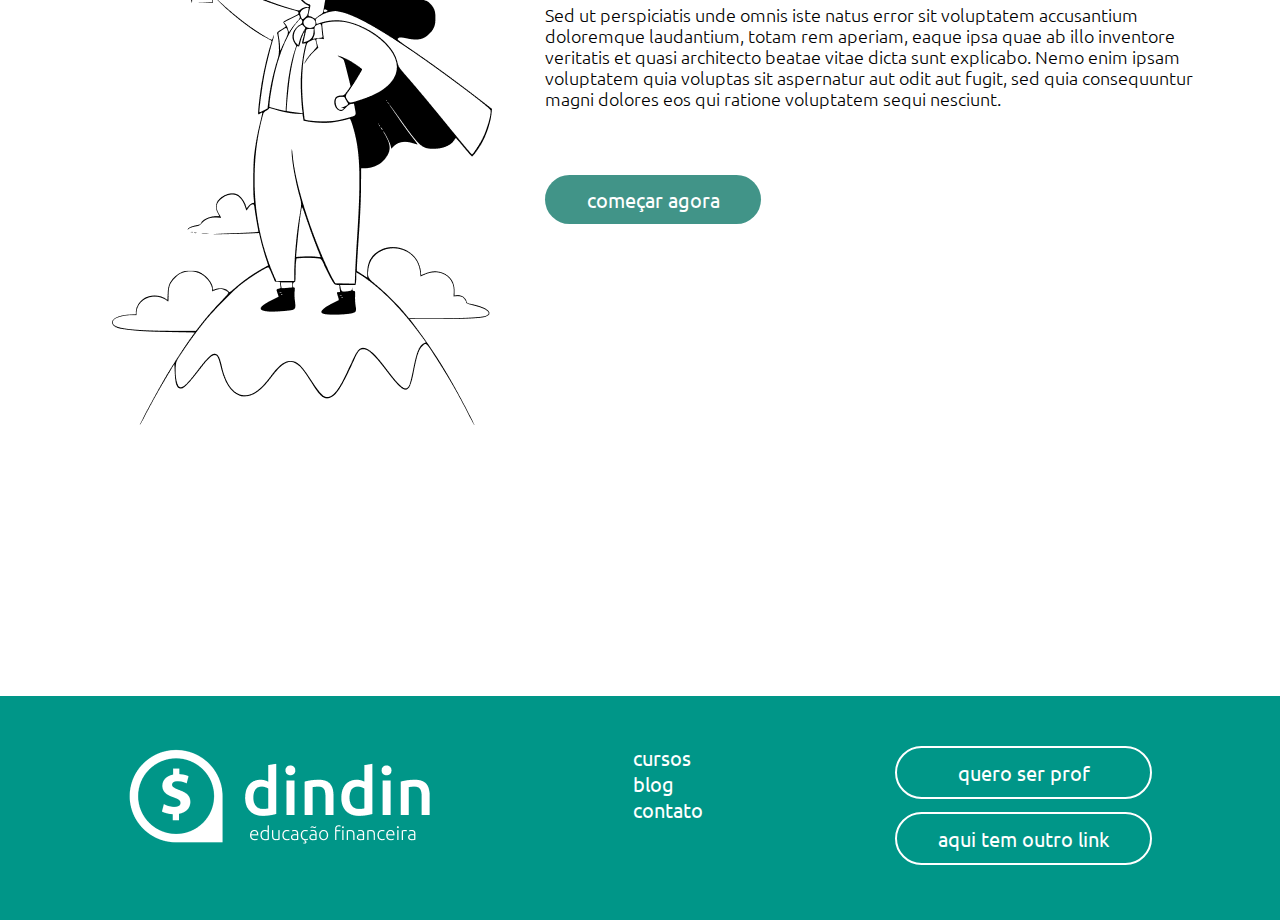
<file: cursos.html>
<!DOCTYPE html>
<html lang="pt-br">

<head>
    <meta charset="UTF-8">
    <meta http-equiv="X-UA-Compatible" content="IE=edge">
    <meta name="viewport" content="width=device-width, initial-scale=1.0">
    <title>Cursos</title>

    <link rel="stylesheet" href="styles/reset.css">
    <link rel="stylesheet" href="styles/normalize.css">


    <link rel="stylesheet" href="styles/global.css">
    <link rel="stylesheet" href="styles/cursos.css">
</head>

<body>
    <header>
        <div id="header-inside">
            <img src="images/logo-header.png" id="logo" alt="Logo Dindin">
        </div>
        <nav>
            <ul id="navigation">
                <li><a href="#" class="navigation-link">Cursos</a></li>
                <li><a href="#" class="navigation-link">Blog</a></li>
                <li><a href="#" class="navigation-link">Contato</a></li>
            </ul>
        </nav>
        
    </header>

    <main>
        <div id="title">
            <h1>Cursos</h1>
            <p>Educação financeira é tudo de bom</p>
        </div>

        <div id="cursos">
            <div class="cursos-individuais">
                <div class="curso-imagem">
                    <img src="images/ilustra-poupando.png" alt="">
                </div>
                <div class="curso-in">
                    <h2>Investimento para iniciantes</h2>
                    <p>Sed ut perspiciatis unde omnis iste natus error sit voluptatem accusantium doloremque laudantium, totam rem aperiam, eaque ipsa quae ab illo inventore veritatis et quasi architecto beatae vitae dicta sunt explicabo. Nemo enim ipsam voluptatem quia voluptas sit aspernatur aut odit aut fugit, sed quia consequuntur magni dolores eos qui ratione voluptatem sequi nesciunt. </p>
                    <button class="curso-button">
                        <a href="aula-investimento-para-iniciantes.html">começar agora</a>
                    </button>
                </div>
            </div>        
                
            <div class="cursos-individuais">
                <div class="curso-imagem">
                    <img src="images/ilustra-investimento.png" alt="">
                </div>
                <div class="curso-in">
                    <h2>Poupando e Rendendo</h2>
                    <p>Sed ut perspiciatis unde omnis iste natus error sit voluptatem accusantium doloremque laudantium, totam rem aperiam, eaque ipsa quae ab illo inventore veritatis et quasi architecto beatae vitae dicta sunt explicabo. Nemo enim ipsam voluptatem quia voluptas sit aspernatur aut odit aut fugit, sed quia consequuntur magni dolores eos qui ratione voluptatem sequi nesciunt. </p>
                    <button class="curso-button">
                        <a href="aula-poupando-e-rendendo.html">começar agora</a>
                    </button>
                </div>
            </div>        

            <div class="cursos-individuais">
                <div class="curso-imagem">
                    <img src="images/ilustra-independencia.png" alt="">
                </div>
                <div class="curso-in">
                    <h2>Independência Financeira</h2>
                    <p>Sed ut perspiciatis unde omnis iste natus error sit voluptatem accusantium doloremque laudantium, totam rem aperiam, eaque ipsa quae ab illo inventore veritatis et quasi architecto beatae vitae dicta sunt explicabo. Nemo enim ipsam voluptatem quia voluptas sit aspernatur aut odit aut fugit, sed quia consequuntur magni dolores eos qui ratione voluptatem sequi nesciunt. </p>
                    <button class="curso-button">
                        <a href="aula-independencia-financeira.html">começar agora</a>
                    </button>
                </div>
            </div>           
            
        </div>
    </main>

    <footer>
        <div id="insider-footer">
            <div id="logo-footer">
                <img src="images/logo-footer.png" alt="Logo Dindin">
            </div>
            <div id="nav-footer">
                <ul>
                    <li><a href="#" class="nav-footer-link">cursos</a></li>
                    <li><a href="#" class="nav-footer-link">blog</a></li>
                    <li><a href="#" class="nav-footer-link">contato</a></li>
                </ul>
            </div>
            <div id="link-footer">
                <a href="#">quero ser prof</a>
                <a href="#">aqui tem outro link</a>
            </div>
        </div>
    </footer>


</body>

</html>
</file>
<file: styles/global.css>
@import url('https://fonts.googleapis.com/css2?family=Nunito:ital,wght@0,200;0,300;0,400;0,500;0,600;0,700;0,800;0,900;1,200;1,300;1,400;1,500;1,600;1,700;1,800;1,900&family=Ubuntu:ital,wght@0,300;0,400;0,500;0,700;1,300;1,400;1,500;1,700&display=swap');

* {
    font-family: 'Ubuntu', sans-serif;
    margin: 0;
	box-sizing: border-box;
}

body {
    font-family: 'Ubuntu', sans-serif;
    margin: 0;
	box-sizing: border-box;
    
}

header {
    background: #2E948A;
    width: 100%;
    display: flex;
    justify-content: space-between;
    align-items: center;
    flex-wrap: wrap;
    box-shadow: 0px 3px 7px rgba(0, 0, 0, 0.25);
    
}

#header-inside {
    max-width: 1440px;
    
    
}

#logo {
    margin: 20px 82px;
    width: 246px;
}

nav {
    width: 309px;
    margin-right: 82px;
}

#navigation {
    display: flex;
    justify-content: space-between;
    flex-wrap: wrap;
    flex-direction: row;
    
}

.navigation-link {
    text-decoration: none;
    /* font: 700 bold 1.25em 'Ubuntu', sans-serif; */
    /* para usar todas cima numa unica tag "shorhand", colocar nessa ordem font: font-style font-weight font-size font-family  */
    font-style: normal;
    font-weight: bold;
    font-size: 1.25em;
    color: #FDFDFD;
    text-transform: uppercase;
    width: 50px;
;
}

footer {
    width: 100%;
    background-color: #009688;
    padding: 50px 128px 42px 128px;;
}

#insider-footer {
    display: flex;
    flex-wrap: nowrap;
    justify-content: space-between;
    /* margin: 50px 128px 42px 128px; */
}

.nav-footer-link {
    text-decoration: none;
    font-size: 1.25em;
    font-weight: 400;
    line-height: 23px;
    letter-spacing: 0em;
    text-align: left;
    color: #FFFFFF;
    text-align: center;

}

#nav-footer > ol, ul {
    list-style: none;
    display: flex;
    flex-direction: column;
    flex-wrap: nowrap;
    line-height: 24.98px;
}

#link-footer {
    display: flex;
    flex-direction: column;
    justify-content: space-around;
}

#link-footer > a {
    text-decoration: none;
    font-size: 1.25em;
    font-style: normal;
    font-weight: 400;
    line-height: 23px;
    color: #FFFFFF;
    border: 2px solid #FFFFFF;
    box-sizing: border-box;
    border-radius: 62px;
    padding: 13px 41px;
    box-sizing: border-box;
    
    /* identical to box height */

    text-align: center;
    margin-bottom: 13px;
}
</file>
<file: styles/index.css>
#banner-section {
    display: flex;
    justify-content: space-around;
    margin: 125px 206px 66px 206px;
}

#banner-link > h1 {
    font-weight: bold;
    font-size: 3.75em;
    line-height: 69px;
    color: #FF4081;
    width: 488px;
    margin-bottom: 31px;
}

#banner-link > p {
    font-weight: normal;
    font-size: 1.69em;
    color: #555555;
    line-height: 31.02px;
    width: 462px;
    margin: 0px 64px 46px 0px;
    
}

#banner-link > p > a {
    text-decoration: none;
    color: #FF4081;
    border: 2px solid #FF4081;
    box-sizing: border-box;
    border-radius: 62px;
    padding: 8.5px 26px;
}

#banner-image > img {
    width: 501px;
}

#start-now {
    display: flex;
    margin: 109px 128px 0px 128px;
    text-align: center;
    justify-content: space-between;
    flex-direction: row;
    flex-wrap: nowrap;
    height: 730px;
}

.start {
    width: 344px;
    
    
}

.start-image {
    height: 270px;
    margin-bottom: 45px;
    align-self: center;
    
}

.start > h3 {
    font-weight: bold;
    font-size: 1.56em;
    color: #FF4081;
    padding-bottom: 23px;
    width: inherit;

}

.start-text {
    line-height: 19.53px;
    font-size: 1em;
    font-weight: 300;
    margin-bottom: 41px;
    padding: 0px 33px;
}

.start-button {
    text-decoration: none;
    font-size: 1.25em;
    font-weight: normal;
    background-color: #FF4081;
    color: white;
    border: 2px solid #FF4081;
    box-sizing: border-box;
    border-radius: 62px;
    padding: 8.5px 26px;
}

#speak-about-us {
    margin: 0px 128px 155px 128px;
}

#speak-about-us > h2 {
    font-size: 2.31em;
    font-weight: bold;
    font-family: 'Nunito', sans-serif;
    color: #009688;
    padding: 7px 0px;
    margin-bottom: 78px;
}

.humans {
    display: flex;
    flex-wrap: wrap;
}

.humans-icon-upper {
    display: flex;
    flex-wrap: nowrap;
    justify-content: space-around;
    /* height: 104px; */
    margin-bottom: 86px;
}

.humans-icon {
    display: flex;
    flex-wrap: nowrap;
    justify-content: space-around;
    /* height: 104px; */
    
}

.humans-icon > img {
    height: 104px;
    width: 104px;
    margin-right: 28px;
    
}

.human-text-name {
    height: 104px;
    padding-right: 54px;
}

.human-testemonial {
    margin-bottom: 10px;
    font-family: 'Nunito', sans-serif;
    font-weight: 300;
    font-size: 1.12em;
    line-height: 24.55px;
    text-align: left;
}

.human-name {
    font-size: 1.12em;
    font-weight: normal;
    line-height: 25px;
    letter-spacing: 0em; 
    text-align: left;
}

#more {
    padding: 91px 128px 53px 128px;
}

#more > h2 {
    font-size: 2.31em;
    font-weight: 700;
    line-height: 43px;
    letter-spacing: 0em;
    text-align: left;
    color: #009688;
    text-transform: uppercase;
}

#more-conteudo {
    display: flex;
    flex-wrap: nowrap;
    justify-content: space-between;
    margin-top: 73px;
}


.more-image {
    height: 193px;
    width: 319px;
    background-color: #C4C4C4;
    text-align: center;
    line-height: 193px;
}

.more-conteudo-dividido {
    width: 319px;
}

.more-conteudo-dividido > h3 {
    font-size: 1.69em;
    font-weight: 700;
    line-height: 31px;
    letter-spacing: 0em;
    text-align: left;
    color: #009688;
}

.more-paragrafo {
    font-size: 18px;
    font-weight: 400;
    line-height: 21px;
    letter-spacing: 0em;
    text-align: left;
}

#link-final-more {
    margin-top: 101px;
    align-content: center;
    align-items: center;
    text-align: center;
}

#link-final {
    text-decoration: none;
    font-size: 1.56em;
    color: #FF4081;
    border: 2px solid #FF4081;
    border-radius: 62px;
    padding: 8.5px 26px;
}
</file>
<file: styles/aula.css>
#top {
    margin: 93px 202px 81px 202px;
    display: flex;
    justify-content: space-between;
}

#text-top {
    margin-right: 37px;
}

#text-top > h1 {
    font-size: 3.43em;
    font-weight: 700;
    line-height: 63px;
    letter-spacing: 0em;
    text-align: left;
    color: #FF4081;
}

#text-top > p {
    font-size: 1.25em;
    font-weight: 300;
    line-height: 23px;
    letter-spacing: 0em;
    text-align: left;
    color: #000000;
}

#image-top {
    width: 380px;
}

.aulas-individuais {
    margin: 75px 213px 75px 213px;
    display: flex;
    justify-content: space-between;
}

.video-aula {
    margin-right: 76px;
}

.video-aula > p {
    width: 462px;
    height: 261px;
    background-color: grey;
    text-align: center;
    line-height: 261px;
    font-weight: bold;
}

.texto-aula > h2 {
    font-size: 2.19em;
    font-weight: 700;
    line-height: 40px;
    letter-spacing: 0em;
    text-align: left;
    margin-bottom: 26px;
    color: #FF4081;
}

.texto-aula > p {
    font-size: 1.25em;
    font-weight: 300;
    line-height: 23px;
    letter-spacing: 0em;
    text-align: left;
}

.border {
    margin: 0px 98px;
    height: 3px;
    background-color: #C4C4C4;
}
</file>
<file: styles/blog.css>
#top {
    margin: 48px 210px 89px 210px;
    display: flex;
}

#top-text {
    display: flex;
    flex-direction: column;
    justify-content: center;
    align-items: flex-start;    
}

#top-text > h1 {
    font-size: 2.93em;
    font-weight: 700;
    line-height: 54px;
    letter-spacing: 0em;
    text-align: left;
    color: #009688;   
}

#top-text > p {
    
    font-size: 1.25em;
    font-weight: 300;
    line-height: 23px;
    letter-spacing: 0em;
    text-align: left;

}

#top-image {
    width: 405px;
}

.artigos-individuais {
    margin: 109px 140px 170px 140px;
    display: flex;
}

.artigo-imagem {
    width: 518;
    height: 259;
    background-color: grey;
}

.artigo-imagem > p {
    width: 462px;
    height: 261px;
    background-color: grey;
    text-align: center;
    line-height: 261px;
    font-weight: bold;
}
</file>
<file: styles/cursos.css>
#title {
    margin-top: 81px;
    margin-left: 82px;
    
}

#title > h1 {
    font-size: 3.75em;
    font-weight: 700;
    line-height: 69px;
    letter-spacing: 0em;
    text-align: left;
    margin: 0;
    color: #FF4081;
}

#title > p {
    font-size: 1.25em;
    font-weight: 400;
    line-height: 23px;
    letter-spacing: 0em;
    text-align: left;
    color: #555555;
}



.cursos-individuais {
    display: flex;
    margin: 107px 82px 0px 82px;
    flex-direction: row;
    flex-wrap: nowrap;
    align-items: flex-start;
    border-bottom: solid 5px #C4C4C4;;
}

.cursos-individuais:last-child {
    border: none;
    margin-bottom: 202px;
}

.curso-imagem > img {
    width: 380px;
    margin-bottom: 68px;
    margin-left: 30px;
}

.curso-in {
    margin-left: 53px;
}

.curso-in > h2 {
    font-size: 2.19em;
    font-weight: 700;
    line-height: 40px;
    letter-spacing: 0em;
    text-align: left;
    color: #FF4081;
    margin-bottom: 37px;
}

.curso-in > p {
    font-size: 1.12em;
    font-weight: 300;
    line-height: 21px;
    letter-spacing: 0em;
    text-align: left;
    color: #000000;
    margin-bottom: 66px;
}

.curso-button {
    width: 216px;
    border: none;
    background: #419488;
    padding: 13px 9px;
    border-radius: 62px;
}

.curso-button > a {
    font-size: 20px;
    font-weight: 400;
    line-height: 23px;
    letter-spacing: 0em;
    text-align: center;
    color: #FFFFFF;
    text-decoration: none;  
}
</file>
